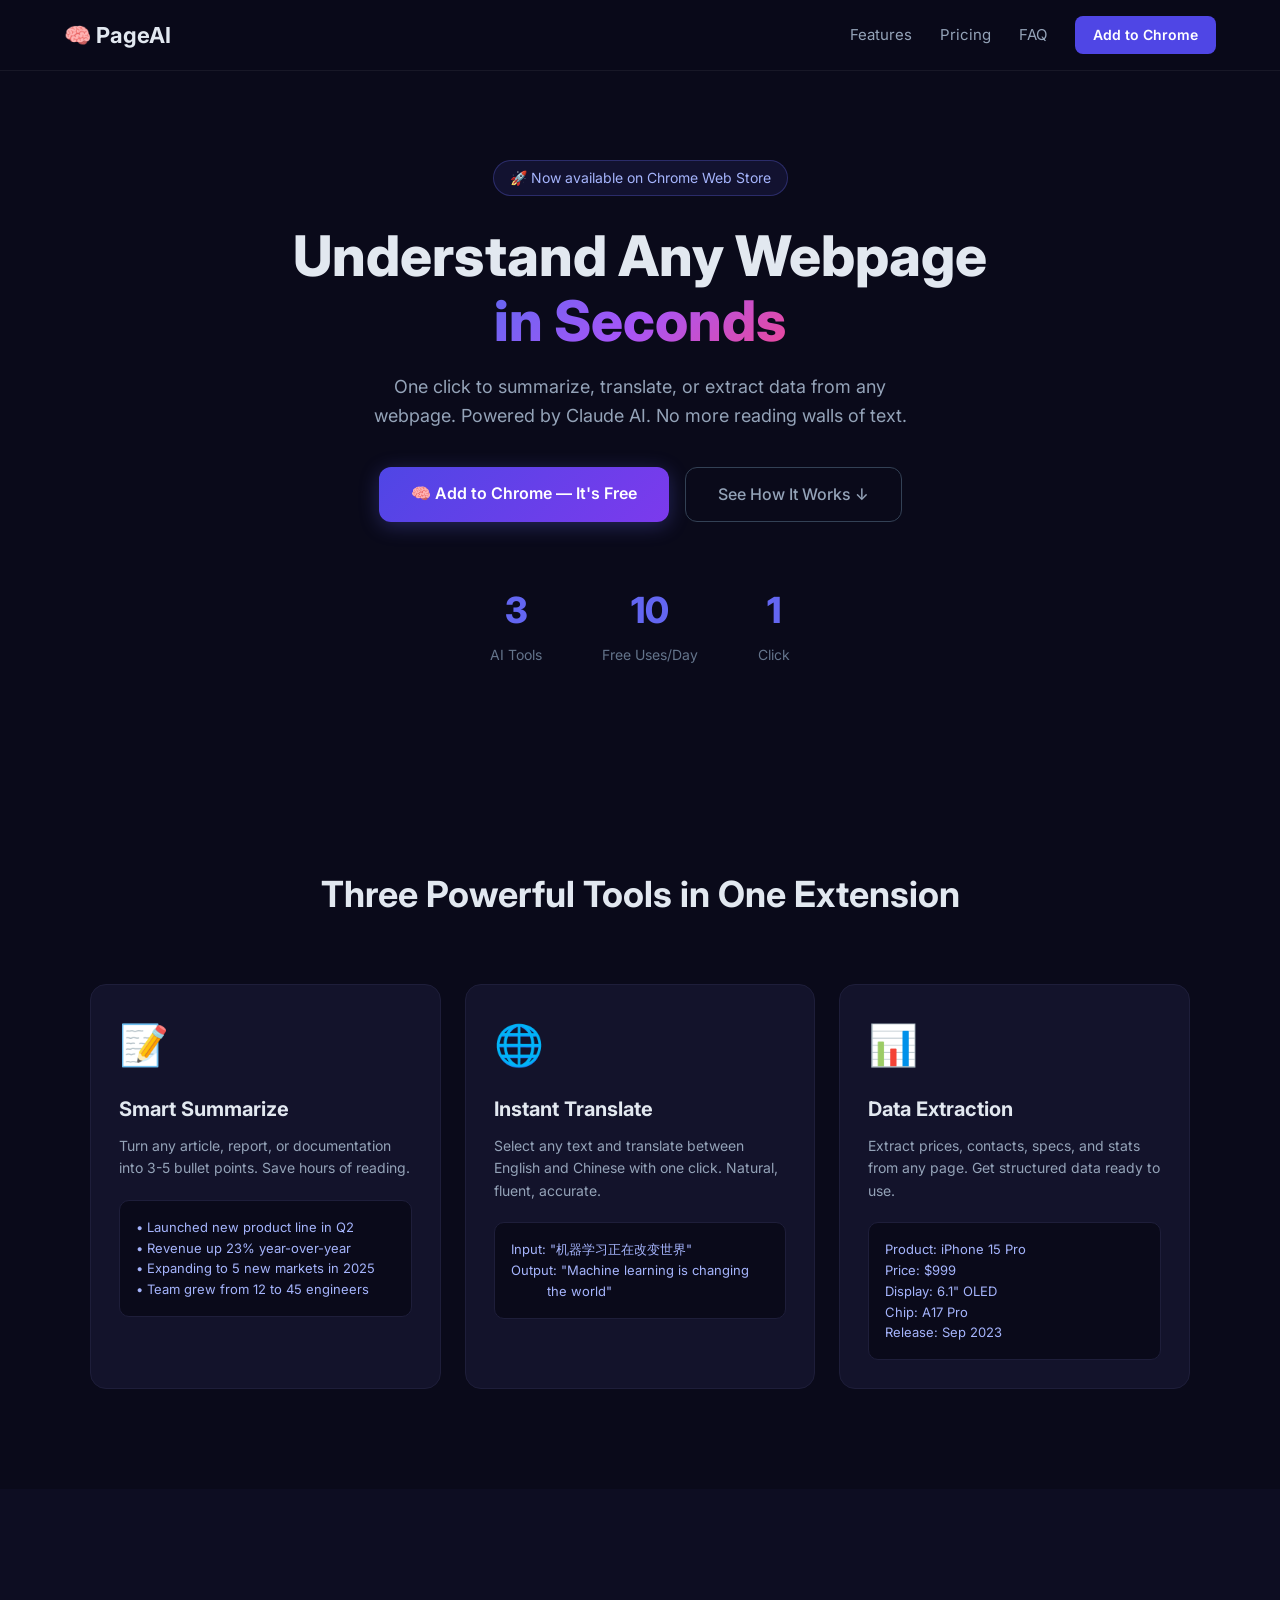
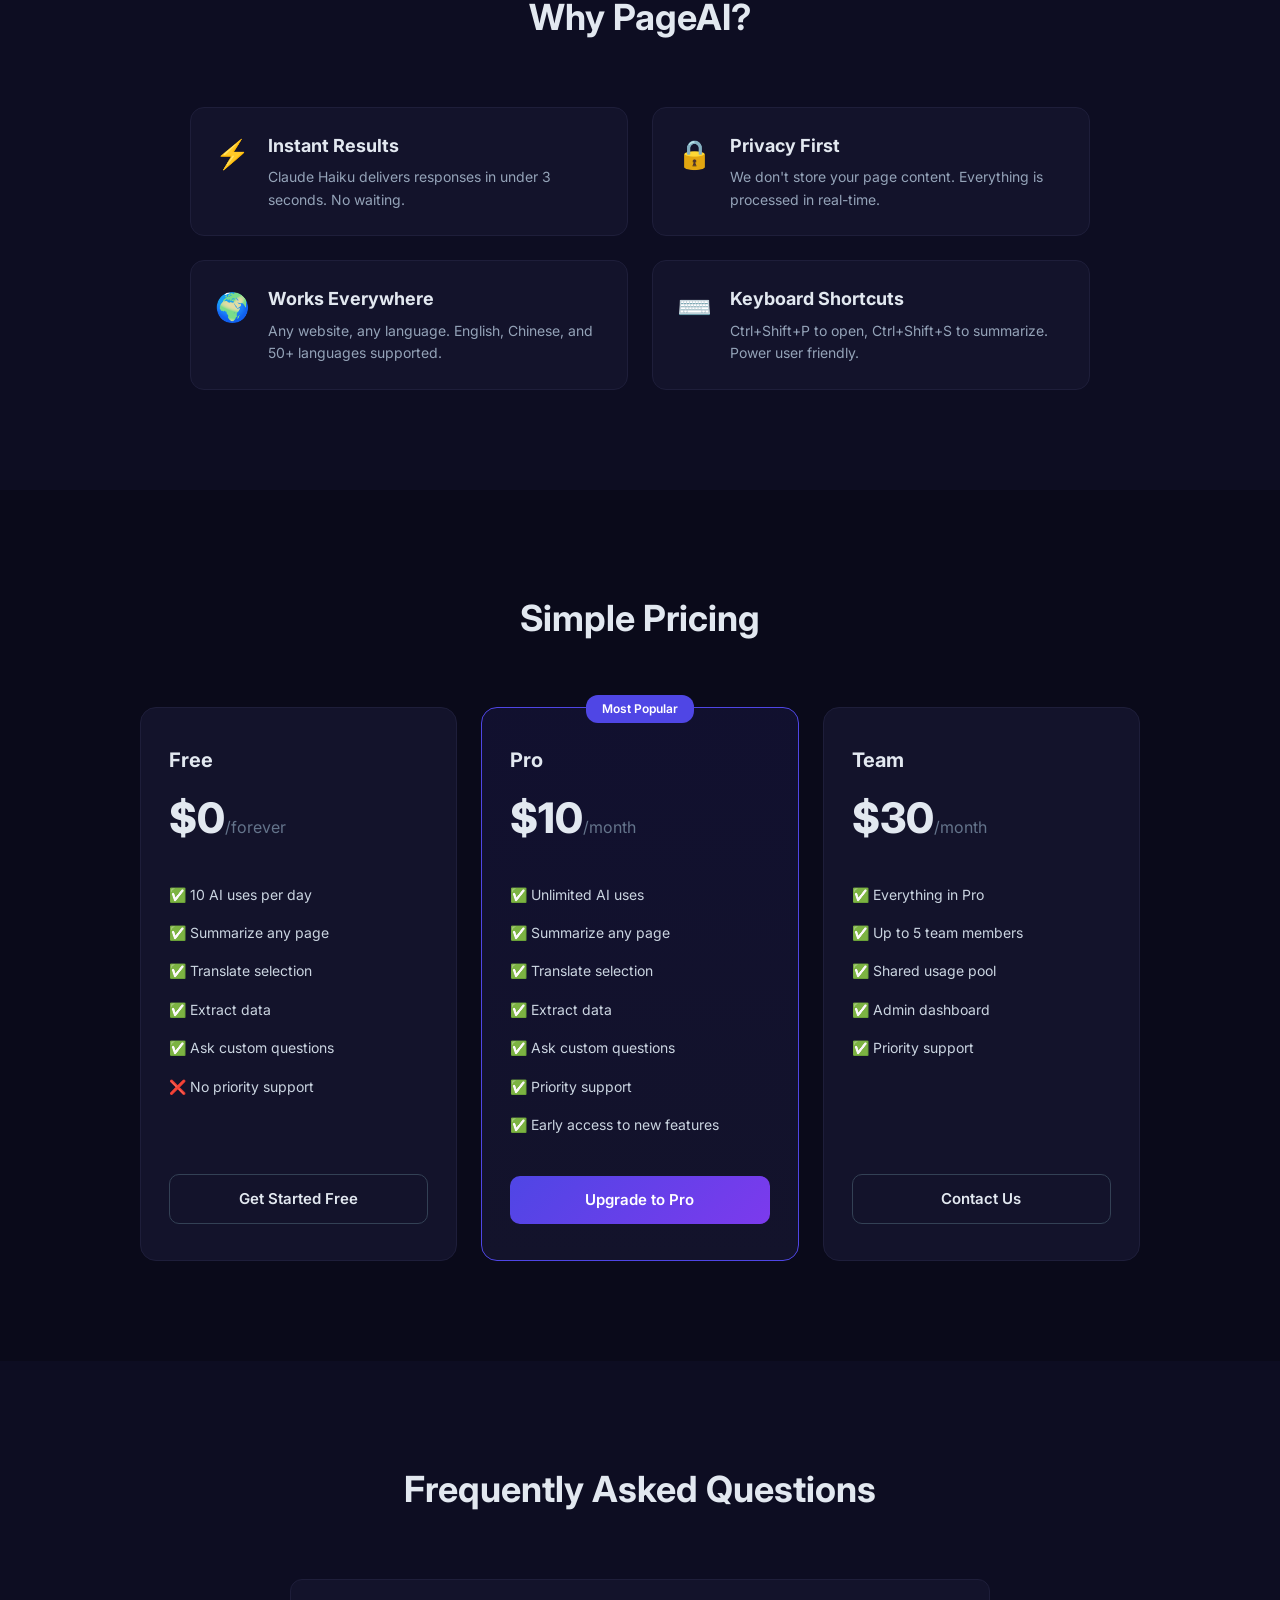
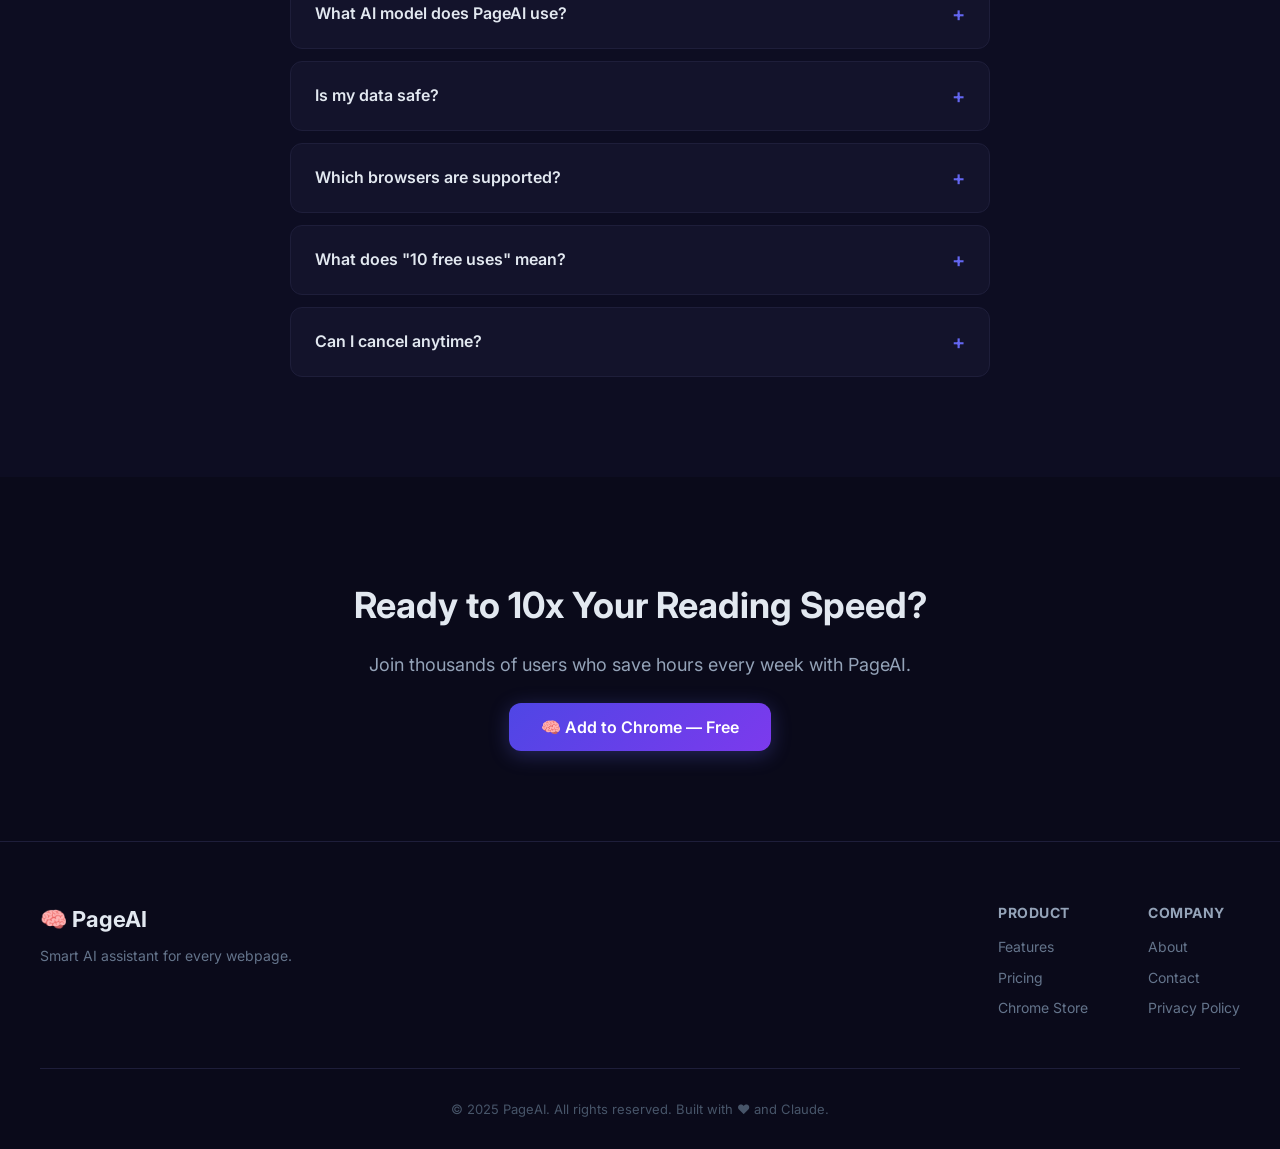
<file: landing/index.html>
<!DOCTYPE html>
<html lang="en">
<head>
  <meta charset="UTF-8">
  <meta name="viewport" content="width=device-width, initial-scale=1.0">
  <title>PageAI — Smart AI Assistant for Any Webpage</title>
  <meta name="description" content="AI-powered Chrome extension for webpage summarization, translation, and data extraction. 10 free uses per day.">
  <link rel="stylesheet" href="style.css">
  <link rel="preconnect" href="https://fonts.googleapis.com">
  <link href="https://fonts.googleapis.com/css2?family=Inter:wght@400;500;600;700;800&display=swap" rel="stylesheet">
</head>
<body>
  <!-- Nav -->
  <nav class="nav">
    <div class="nav-container">
      <a href="/" class="logo">🧠 PageAI</a>
      <div class="nav-links">
        <a href="#features">Features</a>
        <a href="#pricing">Pricing</a>
        <a href="#faq">FAQ</a>
        <a href="https://chromewebstore.google.com" class="btn-nav" target="_blank">Add to Chrome</a>
      </div>
    </div>
  </nav>

  <!-- Hero -->
  <section class="hero">
    <div class="hero-container">
      <div class="hero-badge">🚀 Now available on Chrome Web Store</div>
      <h1>Understand Any Webpage <br><span class="gradient">in Seconds</span></h1>
      <p class="hero-desc">
        One click to summarize, translate, or extract data from any webpage.
        Powered by Claude AI. No more reading walls of text.
      </p>
      <div class="hero-actions">
        <a href="https://chromewebstore.google.com" class="btn-primary" target="_blank">
          🧠 Add to Chrome — It's Free
        </a>
        <a href="#demo" class="btn-secondary">See How It Works ↓</a>
      </div>
      <div class="hero-stats">
        <div class="stat">
          <span class="stat-number">3</span>
          <span class="stat-label">AI Tools</span>
        </div>
        <div class="stat">
          <span class="stat-number">10</span>
          <span class="stat-label">Free Uses/Day</span>
        </div>
        <div class="stat">
          <span class="stat-number">1</span>
          <span class="stat-label">Click</span>
        </div>
      </div>
    </div>
  </section>

  <!-- Demo / Screenshot -->
  <section class="demo" id="demo">
    <div class="demo-container">
      <h2>Three Powerful Tools in One Extension</h2>
      <div class="demo-grid">
        <div class="demo-card">
          <div class="demo-icon">📝</div>
          <h3>Smart Summarize</h3>
          <p>Turn any article, report, or documentation into 3-5 bullet points. Save hours of reading.</p>
          <div class="demo-preview">
            <pre>• Launched new product line in Q2
• Revenue up 23% year-over-year
• Expanding to 5 new markets in 2025
• Team grew from 12 to 45 engineers</pre>
          </div>
        </div>
        <div class="demo-card">
          <div class="demo-icon">🌐</div>
          <h3>Instant Translate</h3>
          <p>Select any text and translate between English and Chinese with one click. Natural, fluent, accurate.</p>
          <div class="demo-preview">
            <pre>Input: "机器学习正在改变世界"
Output: "Machine learning is changing
         the world"</pre>
          </div>
        </div>
        <div class="demo-card">
          <div class="demo-icon">📊</div>
          <h3>Data Extraction</h3>
          <p>Extract prices, contacts, specs, and stats from any page. Get structured data ready to use.</p>
          <div class="demo-preview">
            <pre>Product: iPhone 15 Pro
Price: $999
Display: 6.1" OLED
Chip: A17 Pro
Release: Sep 2023</pre>
          </div>
        </div>
      </div>
    </div>
  </section>

  <!-- Features -->
  <section class="features" id="features">
    <div class="features-container">
      <h2>Why PageAI?</h2>
      <div class="features-grid">
        <div class="feature-item">
          <span class="feature-icon">⚡</span>
          <div>
            <h4>Instant Results</h4>
            <p>Claude Haiku delivers responses in under 3 seconds. No waiting.</p>
          </div>
        </div>
        <div class="feature-item">
          <span class="feature-icon">🔒</span>
          <div>
            <h4>Privacy First</h4>
            <p>We don't store your page content. Everything is processed in real-time.</p>
          </div>
        </div>
        <div class="feature-item">
          <span class="feature-icon">🌍</span>
          <div>
            <h4>Works Everywhere</h4>
            <p>Any website, any language. English, Chinese, and 50+ languages supported.</p>
          </div>
        </div>
        <div class="feature-item">
          <span class="feature-icon">⌨️</span>
          <div>
            <h4>Keyboard Shortcuts</h4>
            <p>Ctrl+Shift+P to open, Ctrl+Shift+S to summarize. Power user friendly.</p>
          </div>
        </div>
      </div>
    </div>
  </section>

  <!-- Pricing -->
  <section class="pricing" id="pricing">
    <div class="pricing-container">
      <h2>Simple Pricing</h2>
      <div class="pricing-grid">
        <div class="pricing-card">
          <div class="pricing-header">
            <h3>Free</h3>
            <p class="pricing-price">$0<span>/forever</span></p>
          </div>
          <ul class="pricing-features">
            <li>✅ 10 AI uses per day</li>
            <li>✅ Summarize any page</li>
            <li>✅ Translate selection</li>
            <li>✅ Extract data</li>
            <li>✅ Ask custom questions</li>
            <li>❌ No priority support</li>
          </ul>
          <a href="https://chromewebstore.google.com" class="btn-pricing outline" target="_blank">Get Started Free</a>
        </div>

        <div class="pricing-card popular">
          <div class="popular-badge">Most Popular</div>
          <div class="pricing-header">
            <h3>Pro</h3>
            <p class="pricing-price">$10<span>/month</span></p>
          </div>
          <ul class="pricing-features">
            <li>✅ Unlimited AI uses</li>
            <li>✅ Summarize any page</li>
            <li>✅ Translate selection</li>
            <li>✅ Extract data</li>
            <li>✅ Ask custom questions</li>
            <li>✅ Priority support</li>
            <li>✅ Early access to new features</li>
          </ul>
          <a href="https://pageai.dev/upgrade" class="btn-pricing primary" target="_blank">Upgrade to Pro</a>
        </div>

        <div class="pricing-card">
          <div class="pricing-header">
            <h3>Team</h3>
            <p class="pricing-price">$30<span>/month</span></p>
          </div>
          <ul class="pricing-features">
            <li>✅ Everything in Pro</li>
            <li>✅ Up to 5 team members</li>
            <li>✅ Shared usage pool</li>
            <li>✅ Admin dashboard</li>
            <li>✅ Priority support</li>
          </ul>
          <a href="mailto:cc2065.cr@outlook.com" class="btn-pricing outline">Contact Us</a>
        </div>
      </div>
    </div>
  </section>

  <!-- FAQ -->
  <section class="faq" id="faq">
    <div class="faq-container">
      <h2>Frequently Asked Questions</h2>
      <div class="faq-list">
        <details>
          <summary>What AI model does PageAI use?</summary>
          <p>PageAI is powered by <strong>Claude Haiku</strong> by Anthropic — one of the fastest and most accurate AI models available. Pro users get access to more powerful models for complex tasks.</p>
        </details>
        <details>
          <summary>Is my data safe?</summary>
          <p>Yes. We <strong>never store</strong> your page content or AI results. Everything is processed in real-time and discarded immediately. Your API calls are encrypted in transit.</p>
        </details>
        <details>
          <summary>Which browsers are supported?</summary>
          <p>PageAI works on <strong>Chrome</strong> and all Chromium-based browsers (Edge, Brave, Arc). Firefox and Safari support coming soon.</p>
        </details>
        <details>
          <summary>What does "10 free uses" mean?</summary>
          <p>You get 10 AI actions per day for free — that's summarization, translation, extraction, or custom questions combined. The counter resets daily. Upgrade to Pro for unlimited use.</p>
        </details>
        <details>
          <summary>Can I cancel anytime?</summary>
          <p>Absolutely. No contracts, no cancellation fees. You can upgrade or downgrade anytime.</p>
        </details>
      </div>
    </div>
  </section>

  <!-- CTA -->
  <section class="cta">
    <div class="cta-container">
      <h2>Ready to 10x Your Reading Speed?</h2>
      <p>Join thousands of users who save hours every week with PageAI.</p>
      <a href="https://chromewebstore.google.com" class="btn-primary" target="_blank">
        🧠 Add to Chrome — Free
      </a>
    </div>
  </section>

  <!-- Footer -->
  <footer class="footer">
    <div class="footer-container">
      <div class="footer-brand">
        <span class="logo">🧠 PageAI</span>
        <p>Smart AI assistant for every webpage.</p>
      </div>
      <div class="footer-links">
        <div>
          <h4>Product</h4>
          <a href="#features">Features</a>
          <a href="#pricing">Pricing</a>
          <a href="https://chromewebstore.google.com">Chrome Store</a>
        </div>
        <div>
          <h4>Company</h4>
          <a href="#">About</a>
          <a href="mailto:cc2065.cr@outlook.com">Contact</a>
          <a href="#">Privacy Policy</a>
        </div>
      </div>
    </div>
    <div class="footer-bottom">
      <p>© 2025 PageAI. All rights reserved. Built with ❤️ and Claude.</p>
    </div>
  </footer>
</body>
</html>
</file>
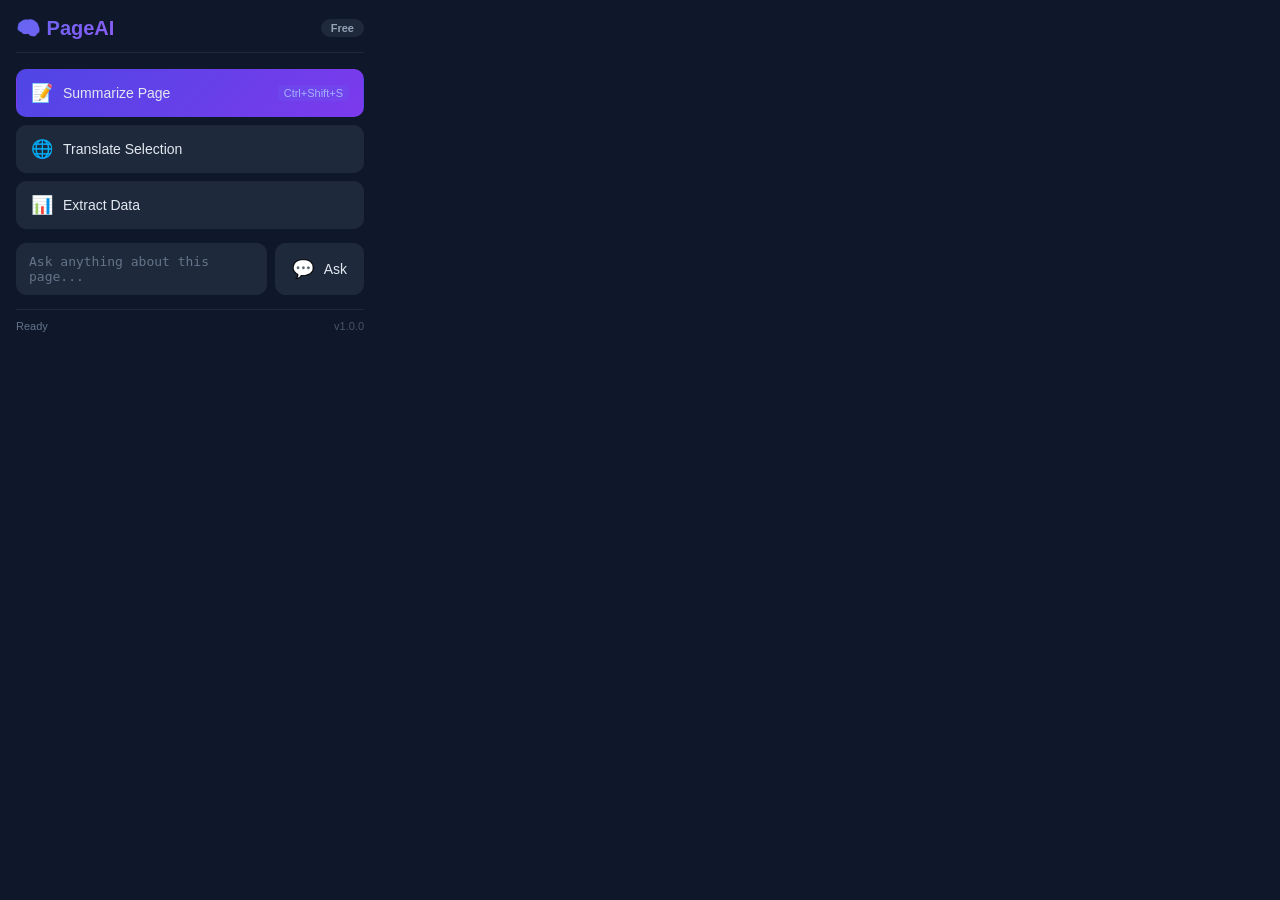
<file: extension/popup/popup.html>
<!DOCTYPE html>
<html lang="en">
<head>
  <meta charset="UTF-8">
  <meta name="viewport" content="width=device-width, initial-scale=1.0">
  <title>PageAI</title>
  <link rel="stylesheet" href="popup.css">
</head>
<body>
  <div class="popup-container">
    <!-- Header -->
    <header class="header">
      <h1 class="logo">🧠 PageAI</h1>
      <span class="badge" id="planBadge">Free</span>
    </header>

    <!-- Quick Actions -->
    <div class="actions">
      <button class="action-btn primary" id="btnSummarize">
        <span class="icon">📝</span>
        <span class="label">Summarize Page</span>
        <span class="shortcut">Ctrl+Shift+S</span>
      </button>
      <button class="action-btn" id="btnTranslate">
        <span class="icon">🌐</span>
        <span class="label">Translate Selection</span>
      </button>
      <button class="action-btn" id="btnExtract">
        <span class="icon">📊</span>
        <span class="label">Extract Data</span>
      </button>
    </div>

    <!-- Custom Question -->
    <div class="custom-section">
      <textarea id="customPrompt" placeholder="Ask anything about this page..." rows="2"></textarea>
      <button class="action-btn secondary" id="btnAsk">
        <span class="icon">💬</span>
        <span class="label">Ask</span>
      </button>
    </div>

    <!-- Result Area -->
    <div class="result-section" id="resultSection" style="display:none;">
      <div class="result-header">
        <span class="result-title" id="resultTitle">Result</span>
        <button class="copy-btn" id="btnCopy" title="Copy to clipboard">📋</button>
      </div>
      <div class="result-content" id="resultContent">
        <div class="loading">
          <div class="spinner"></div>
          <span>AI is thinking...</span>
        </div>
      </div>
      <div class="result-footer">
        <span class="usage-info" id="usageInfo">10/10 uses remaining today</span>
      </div>
    </div>

    <!-- Upgrade Banner -->
    <div class="upgrade-banner" id="upgradeBanner" style="display:none;">
      <p>🚀 Daily limit reached</p>
      <a href="https://pageai.dev/upgrade" target="_blank" class="upgrade-btn">Upgrade to Pro — $10/mo</a>
    </div>

    <!-- Status Bar -->
    <footer class="status-bar">
      <span class="status-text" id="statusText">Ready</span>
      <span class="version">v1.0.0</span>
    </footer>
  </div>

  <script src="popup.js"></script>
</body>
</html>
</file>
<file: landing/style.css>
/* ===== Reset & Base ===== */
*, *::before, *::after {
  margin: 0;
  padding: 0;
  box-sizing: border-box;
}

html {
  scroll-behavior: smooth;
}

body {
  font-family: 'Inter', -apple-system, BlinkMacSystemFont, sans-serif;
  background: #0a0a1a;
  color: #e2e8f0;
  line-height: 1.6;
}

a { color: inherit; text-decoration: none; }

/* ===== Nav ===== */
.nav {
  position: fixed;
  top: 0;
  left: 0;
  right: 0;
  z-index: 1000;
  background: rgba(10, 10, 26, 0.85);
  backdrop-filter: blur(12px);
  border-bottom: 1px solid rgba(255, 255, 255, 0.06);
}

.nav-container {
  max-width: 1200px;
  margin: 0 auto;
  padding: 16px 24px;
  display: flex;
  justify-content: space-between;
  align-items: center;
}

.logo {
  font-size: 22px;
  font-weight: 700;
}

.nav-links {
  display: flex;
  align-items: center;
  gap: 28px;
  font-size: 15px;
  color: #94a3b8;
}

.nav-links a:hover { color: #e2e8f0; }

.btn-nav {
  padding: 8px 18px;
  background: #4f46e5;
  color: white !important;
  border-radius: 8px;
  font-weight: 600;
  font-size: 14px;
  transition: background 0.2s;
}

.btn-nav:hover { background: #4338ca; }

/* ===== Hero ===== */
.hero {
  padding: 160px 24px 100px;
  text-align: center;
}

.hero-container { max-width: 800px; margin: 0 auto; }

.hero-badge {
  display: inline-block;
  padding: 6px 16px;
  background: rgba(99, 102, 241, 0.1);
  border: 1px solid rgba(99, 102, 241, 0.3);
  border-radius: 20px;
  font-size: 14px;
  color: #a5b4fc;
  margin-bottom: 28px;
}

.hero h1 {
  font-size: 56px;
  font-weight: 800;
  line-height: 1.15;
  margin-bottom: 20px;
}

.gradient {
  background: linear-gradient(135deg, #6366f1, #a855f7, #ec4899);
  -webkit-background-clip: text;
  -webkit-text-fill-color: transparent;
}

.hero-desc {
  font-size: 18px;
  color: #94a3b8;
  max-width: 550px;
  margin: 0 auto 36px;
}

.hero-actions {
  display: flex;
  gap: 16px;
  justify-content: center;
  flex-wrap: wrap;
  margin-bottom: 60px;
}

.btn-primary {
  padding: 14px 32px;
  background: linear-gradient(135deg, #4f46e5, #7c3aed);
  color: white;
  border-radius: 12px;
  font-size: 16px;
  font-weight: 600;
  transition: transform 0.2s, box-shadow 0.2s;
  box-shadow: 0 4px 20px rgba(99, 102, 241, 0.3);
}

.btn-primary:hover {
  transform: translateY(-2px);
  box-shadow: 0 8px 30px rgba(99, 102, 241, 0.4);
}

.btn-secondary {
  padding: 14px 32px;
  border: 1px solid #334155;
  border-radius: 12px;
  font-size: 16px;
  font-weight: 500;
  color: #94a3b8;
  transition: all 0.2s;
}

.btn-secondary:hover {
  border-color: #6366f1;
  color: #e2e8f0;
}

.hero-stats {
  display: flex;
  justify-content: center;
  gap: 60px;
}

.stat {
  display: flex;
  flex-direction: column;
  align-items: center;
}

.stat-number {
  font-size: 36px;
  font-weight: 800;
  color: #6366f1;
}

.stat-label {
  font-size: 14px;
  color: #64748b;
  margin-top: 4px;
}

/* ===== Demo ===== */
.demo {
  padding: 100px 24px;
}

.demo-container { max-width: 1100px; margin: 0 auto; }

.demo h2 {
  text-align: center;
  font-size: 36px;
  font-weight: 700;
  margin-bottom: 60px;
}

.demo-grid {
  display: grid;
  grid-template-columns: repeat(auto-fit, minmax(320px, 1fr));
  gap: 24px;
}

.demo-card {
  background: #13132b;
  border: 1px solid #1e1e3a;
  border-radius: 16px;
  padding: 28px;
  transition: border-color 0.2s;
}

.demo-card:hover {
  border-color: #4f46e5;
}

.demo-icon { font-size: 40px; margin-bottom: 16px; }

.demo-card h3 {
  font-size: 20px;
  margin-bottom: 10px;
}

.demo-card > p {
  color: #94a3b8;
  font-size: 14px;
  margin-bottom: 20px;
}

.demo-preview {
  background: #0a0a1a;
  border-radius: 10px;
  padding: 16px;
  font-size: 13px;
  color: #a5b4fc;
  border: 1px solid #1e1e3a;
}

.demo-preview pre {
  font-family: 'Inter', monospace;
  white-space: pre-wrap;
  word-break: break-word;
  line-height: 1.6;
}

/* ===== Features ===== */
.features {
  padding: 100px 24px;
  background: #0d0d22;
}

.features-container { max-width: 900px; margin: 0 auto; }

.features h2 {
  text-align: center;
  font-size: 36px;
  font-weight: 700;
  margin-bottom: 60px;
}

.features-grid {
  display: grid;
  grid-template-columns: repeat(auto-fit, minmax(380px, 1fr));
  gap: 24px;
}

.feature-item {
  display: flex;
  gap: 18px;
  padding: 24px;
  background: #13132b;
  border: 1px solid #1e1e3a;
  border-radius: 14px;
  transition: border-color 0.2s;
}

.feature-item:hover { border-color: #334155; }

.feature-icon { font-size: 28px; flex-shrink: 0; }

.feature-item h4 {
  font-size: 18px;
  margin-bottom: 6px;
}

.feature-item p {
  font-size: 14px;
  color: #94a3b8;
  line-height: 1.6;
}

/* ===== Pricing ===== */
.pricing {
  padding: 100px 24px;
}

.pricing-container { max-width: 1000px; margin: 0 auto; }

.pricing h2 {
  text-align: center;
  font-size: 36px;
  font-weight: 700;
  margin-bottom: 60px;
}

.pricing-grid {
  display: grid;
  grid-template-columns: repeat(auto-fit, minmax(280px, 1fr));
  gap: 24px;
}

.pricing-card {
  background: #13132b;
  border: 1px solid #1e1e3a;
  border-radius: 16px;
  padding: 36px 28px;
  position: relative;
  display: flex;
  flex-direction: column;
}

.pricing-card.popular {
  border-color: #4f46e5;
  background: linear-gradient(180deg, rgba(79, 70, 229, 0.1), #13132b);
}

.popular-badge {
  position: absolute;
  top: -13px;
  left: 50%;
  transform: translateX(-50%);
  background: #4f46e5;
  color: white;
  padding: 4px 16px;
  border-radius: 12px;
  font-size: 12px;
  font-weight: 600;
}

.pricing-header {
  margin-bottom: 24px;
}

.pricing-header h3 {
  font-size: 20px;
  margin-bottom: 8px;
}

.pricing-price {
  font-size: 42px;
  font-weight: 800;
}

.pricing-price span {
  font-size: 16px;
  font-weight: 400;
  color: #64748b;
}

.pricing-features {
  list-style: none;
  margin-bottom: 32px;
  flex: 1;
}

.pricing-features li {
  padding: 8px 0;
  font-size: 14px;
  color: #cbd5e1;
}

.btn-pricing {
  display: block;
  text-align: center;
  padding: 12px 24px;
  border-radius: 10px;
  font-size: 15px;
  font-weight: 600;
  transition: all 0.2s;
}

.btn-pricing.primary {
  background: linear-gradient(135deg, #4f46e5, #7c3aed);
  color: white;
}

.btn-pricing.primary:hover { opacity: 0.9; }

.btn-pricing.outline {
  border: 1px solid #334155;
  color: #e2e8f0;
}

.btn-pricing.outline:hover { border-color: #6366f1; }

/* ===== FAQ ===== */
.faq {
  padding: 100px 24px;
  background: #0d0d22;
}

.faq-container { max-width: 700px; margin: 0 auto; }

.faq h2 {
  text-align: center;
  font-size: 36px;
  font-weight: 700;
  margin-bottom: 60px;
}

.faq-list { display: flex; flex-direction: column; gap: 12px; }

details {
  background: #13132b;
  border: 1px solid #1e1e3a;
  border-radius: 12px;
  overflow: hidden;
}

summary {
  padding: 18px 24px;
  font-size: 16px;
  font-weight: 600;
  cursor: pointer;
  list-style: none;
  display: flex;
  justify-content: space-between;
  align-items: center;
}

summary::after {
  content: '+';
  font-size: 20px;
  color: #6366f1;
  transition: transform 0.2s;
}

details[open] summary::after {
  content: '−';
}

details p {
  padding: 0 24px 20px;
  font-size: 14px;
  color: #94a3b8;
  line-height: 1.7;
}

/* ===== CTA ===== */
.cta {
  padding: 100px 24px;
  text-align: center;
}

.cta-container { max-width: 600px; margin: 0 auto; }

.cta h2 {
  font-size: 36px;
  font-weight: 700;
  margin-bottom: 16px;
}

.cta p {
  font-size: 18px;
  color: #94a3b8;
  margin-bottom: 36px;
}

/* ===== Footer ===== */
.footer {
  padding: 60px 24px 30px;
  border-top: 1px solid #1e1e3a;
}

.footer-container {
  max-width: 1200px;
  margin: 0 auto;
  display: flex;
  justify-content: space-between;
  flex-wrap: wrap;
  gap: 40px;
  margin-bottom: 40px;
}

.footer-brand p {
  color: #64748b;
  font-size: 14px;
  margin-top: 8px;
}

.footer-links {
  display: flex;
  gap: 60px;
}

.footer-links h4 {
  font-size: 14px;
  color: #94a3b8;
  margin-bottom: 12px;
  text-transform: uppercase;
  letter-spacing: 0.5px;
}

.footer-links a {
  display: block;
  font-size: 14px;
  color: #64748b;
  margin-bottom: 8px;
  transition: color 0.2s;
}

.footer-links a:hover { color: #e2e8f0; }

.footer-bottom {
  max-width: 1200px;
  margin: 0 auto;
  padding-top: 30px;
  border-top: 1px solid #1e1e3a;
  text-align: center;
  font-size: 13px;
  color: #475569;
}

/* ===== Responsive ===== */
@media (max-width: 768px) {
  .hero h1 { font-size: 36px; }
  .nav-links { display: none; }
  .hero-stats { gap: 30px; }
  .features-grid { grid-template-columns: 1fr; }
  .demo-grid { grid-template-columns: 1fr; }
  .pricing-grid { grid-template-columns: 1fr; }
  .footer-container { flex-direction: column; }
}
</file>
<file: extension/popup/popup.css>
* {
  margin: 0;
  padding: 0;
  box-sizing: border-box;
}

body {
  width: 380px;
  font-family: -apple-system, BlinkMacSystemFont, 'Segoe UI', Roboto, sans-serif;
  background: #0f172a;
  color: #e2e8f0;
}

.popup-container {
  padding: 16px;
}

/* ===== Header ===== */
.header {
  display: flex;
  justify-content: space-between;
  align-items: center;
  margin-bottom: 16px;
  padding-bottom: 12px;
  border-bottom: 1px solid #1e293b;
}

.logo {
  font-size: 20px;
  font-weight: 700;
  background: linear-gradient(135deg, #6366f1, #8b5cf6);
  -webkit-background-clip: text;
  -webkit-text-fill-color: transparent;
}

.badge {
  font-size: 11px;
  padding: 3px 10px;
  border-radius: 12px;
  background: #1e293b;
  color: #94a3b8;
  font-weight: 600;
}

/* ===== Action Buttons ===== */
.actions {
  display: flex;
  flex-direction: column;
  gap: 8px;
  margin-bottom: 14px;
}

.action-btn {
  display: flex;
  align-items: center;
  gap: 10px;
  width: 100%;
  padding: 12px 14px;
  border: 1px solid #1e293b;
  border-radius: 10px;
  background: #1e293b;
  color: #e2e8f0;
  font-size: 14px;
  cursor: pointer;
  transition: all 0.2s;
}

.action-btn:hover {
  background: #334155;
  border-color: #475569;
}

.action-btn.primary {
  background: linear-gradient(135deg, #4f46e5, #7c3aed);
  border-color: transparent;
}

.action-btn.primary:hover {
  background: linear-gradient(135deg, #4338ca, #6d28d9);
}

.action-btn.secondary {
  flex-shrink: 0;
  width: auto;
  padding: 10px 16px;
}

.action-btn .icon {
  font-size: 18px;
}

.action-btn .label {
  flex: 1;
  text-align: left;
  font-weight: 500;
}

.action-btn .shortcut {
  font-size: 11px;
  color: #a5b4fc;
  background: rgba(99, 102, 241, 0.2);
  padding: 2px 6px;
  border-radius: 4px;
}

/* ===== Custom Section ===== */
.custom-section {
  display: flex;
  gap: 8px;
  margin-bottom: 14px;
}

#customPrompt {
  flex: 1;
  padding: 10px 12px;
  border: 1px solid #1e293b;
  border-radius: 10px;
  background: #1e293b;
  color: #e2e8f0;
  font-size: 13px;
  resize: none;
  outline: none;
  transition: border-color 0.2s;
}

#customPrompt:focus {
  border-color: #6366f1;
}

#customPrompt::placeholder {
  color: #64748b;
}

/* ===== Result Section ===== */
.result-section {
  margin-bottom: 14px;
  border: 1px solid #1e293b;
  border-radius: 10px;
  overflow: hidden;
}

.result-header {
  display: flex;
  justify-content: space-between;
  align-items: center;
  padding: 10px 14px;
  background: #1e293b;
  border-bottom: 1px solid #334155;
}

.result-title {
  font-size: 13px;
  font-weight: 600;
  color: #94a3b8;
}

.copy-btn {
  background: none;
  border: none;
  font-size: 16px;
  cursor: pointer;
  padding: 2px 4px;
  border-radius: 4px;
}

.copy-btn:hover {
  background: #334155;
}

.result-content {
  padding: 14px;
  font-size: 13px;
  line-height: 1.7;
  max-height: 250px;
  overflow-y: auto;
  white-space: pre-wrap;
  word-break: break-word;
}

.loading {
  display: flex;
  flex-direction: column;
  align-items: center;
  gap: 10px;
  padding: 20px;
  color: #64748b;
  font-size: 13px;
}

.spinner {
  width: 28px;
  height: 28px;
  border: 3px solid #1e293b;
  border-top: 3px solid #6366f1;
  border-radius: 50%;
  animation: spin 0.8s linear infinite;
}

@keyframes spin {
  to { transform: rotate(360deg); }
}

.result-footer {
  padding: 8px 14px;
  border-top: 1px solid #1e293b;
  background: #0f172a;
}

.usage-info {
  font-size: 11px;
  color: #64748b;
}

/* ===== Upgrade Banner ===== */
.upgrade-banner {
  text-align: center;
  padding: 14px;
  margin-bottom: 14px;
  background: linear-gradient(135deg, rgba(79, 70, 229, 0.15), rgba(124, 58, 237, 0.15));
  border: 1px solid rgba(99, 102, 241, 0.3);
  border-radius: 10px;
}

.upgrade-banner p {
  font-size: 14px;
  margin-bottom: 10px;
  font-weight: 600;
}

.upgrade-btn {
  display: inline-block;
  padding: 8px 20px;
  background: linear-gradient(135deg, #4f46e5, #7c3aed);
  color: white;
  text-decoration: none;
  border-radius: 8px;
  font-size: 13px;
  font-weight: 600;
  transition: opacity 0.2s;
}

.upgrade-btn:hover {
  opacity: 0.9;
}

/* ===== Status Bar ===== */
.status-bar {
  display: flex;
  justify-content: space-between;
  align-items: center;
  padding-top: 10px;
  border-top: 1px solid #1e293b;
}

.status-text {
  font-size: 11px;
  color: #64748b;
}

.version {
  font-size: 11px;
  color: #475569;
}

/* ===== Error State ===== */
.error {
  color: #f87171;
  background: rgba(248, 113, 113, 0.1);
  border-radius: 8px;
  padding: 10px 14px;
}

/* ===== Scrollbar ===== */
.result-content::-webkit-scrollbar {
  width: 4px;
}
.result-content::-webkit-scrollbar-track {
  background: transparent;
}
.result-content::-webkit-scrollbar-thumb {
  background: #334155;
  border-radius: 2px;
}
</file>
